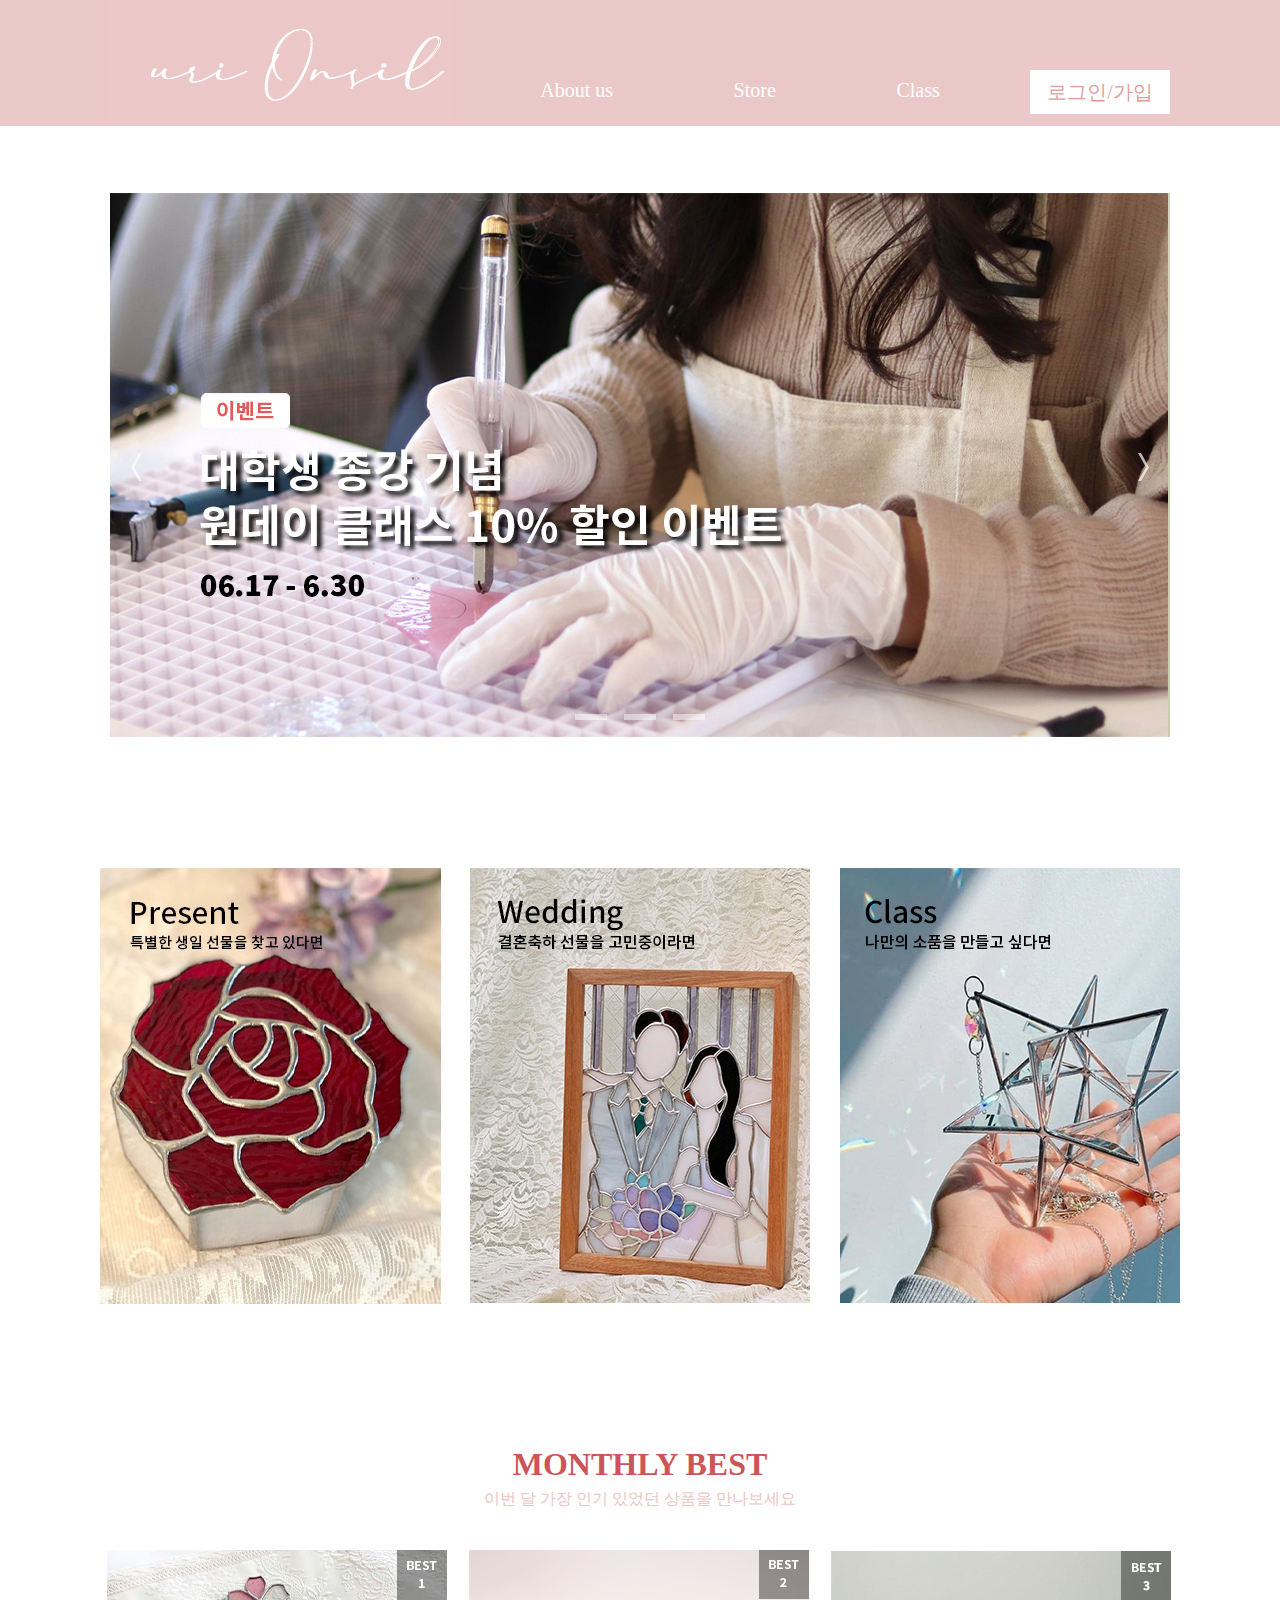
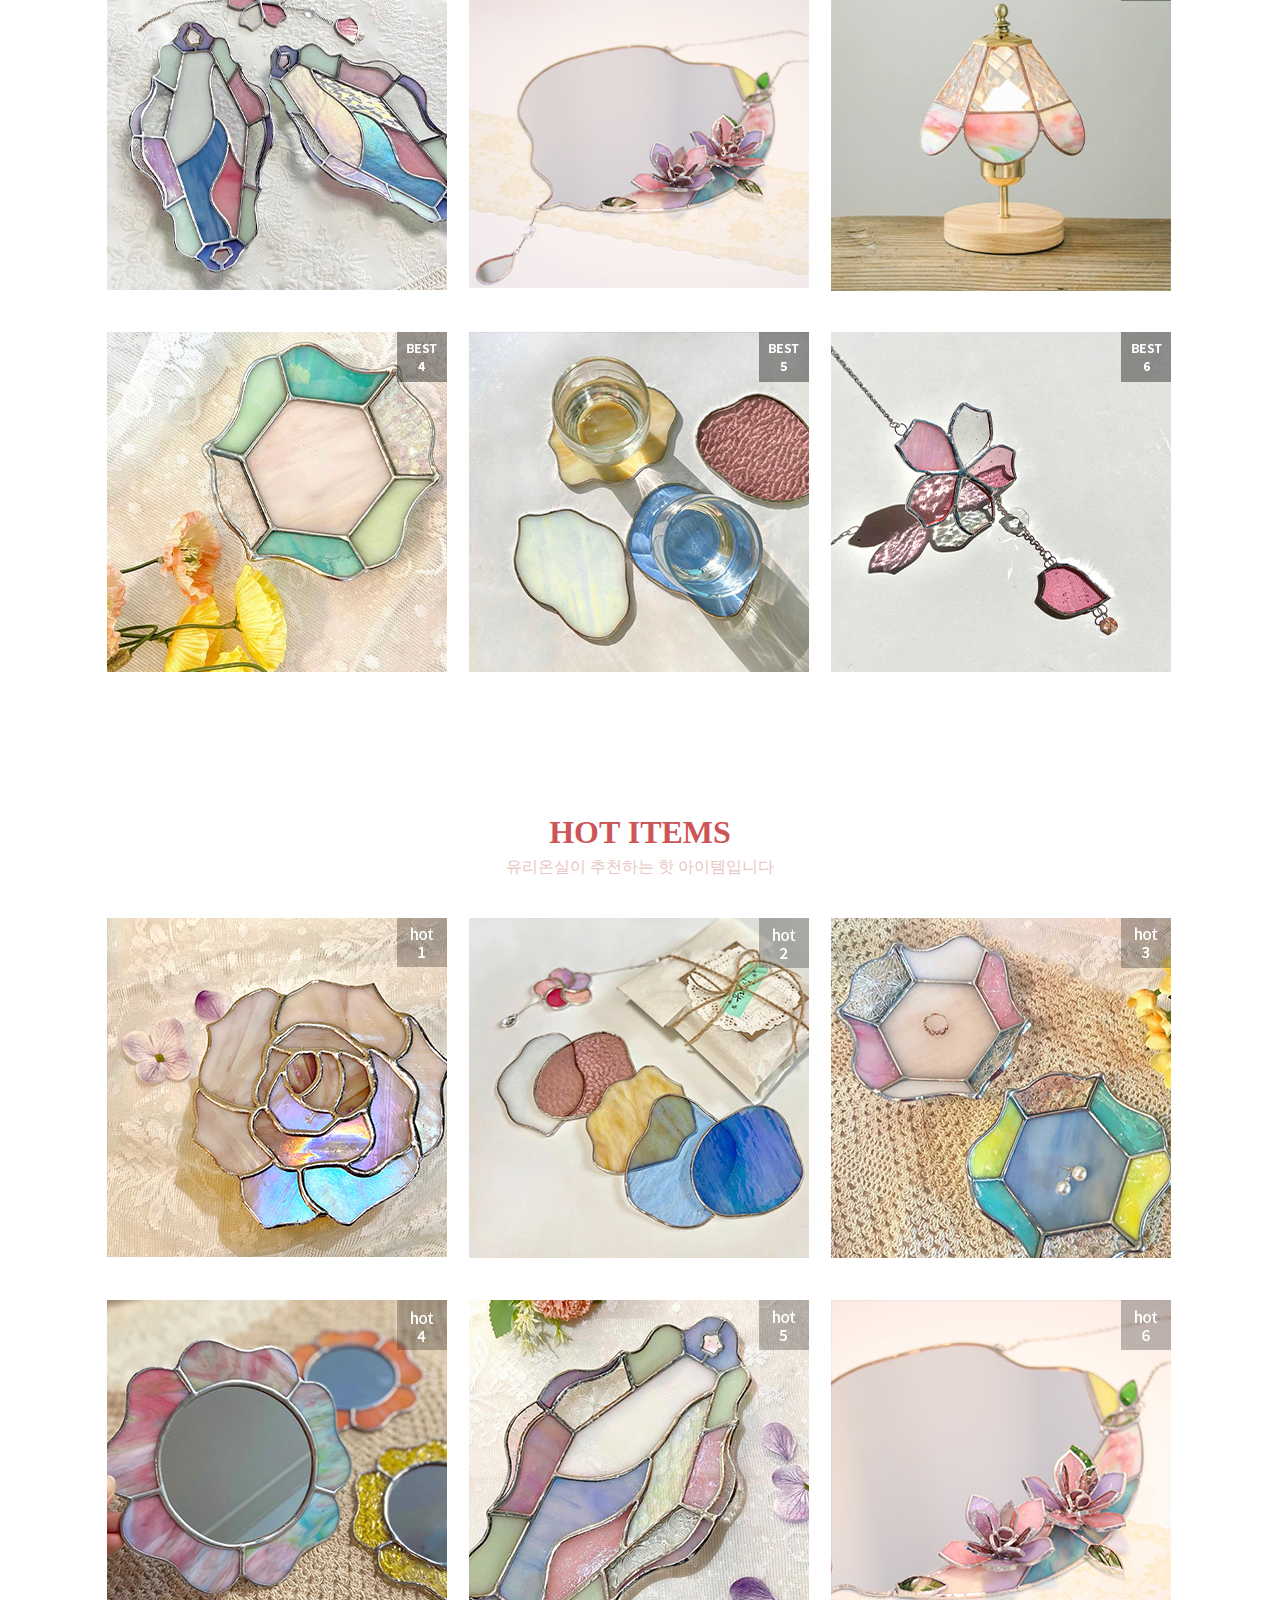
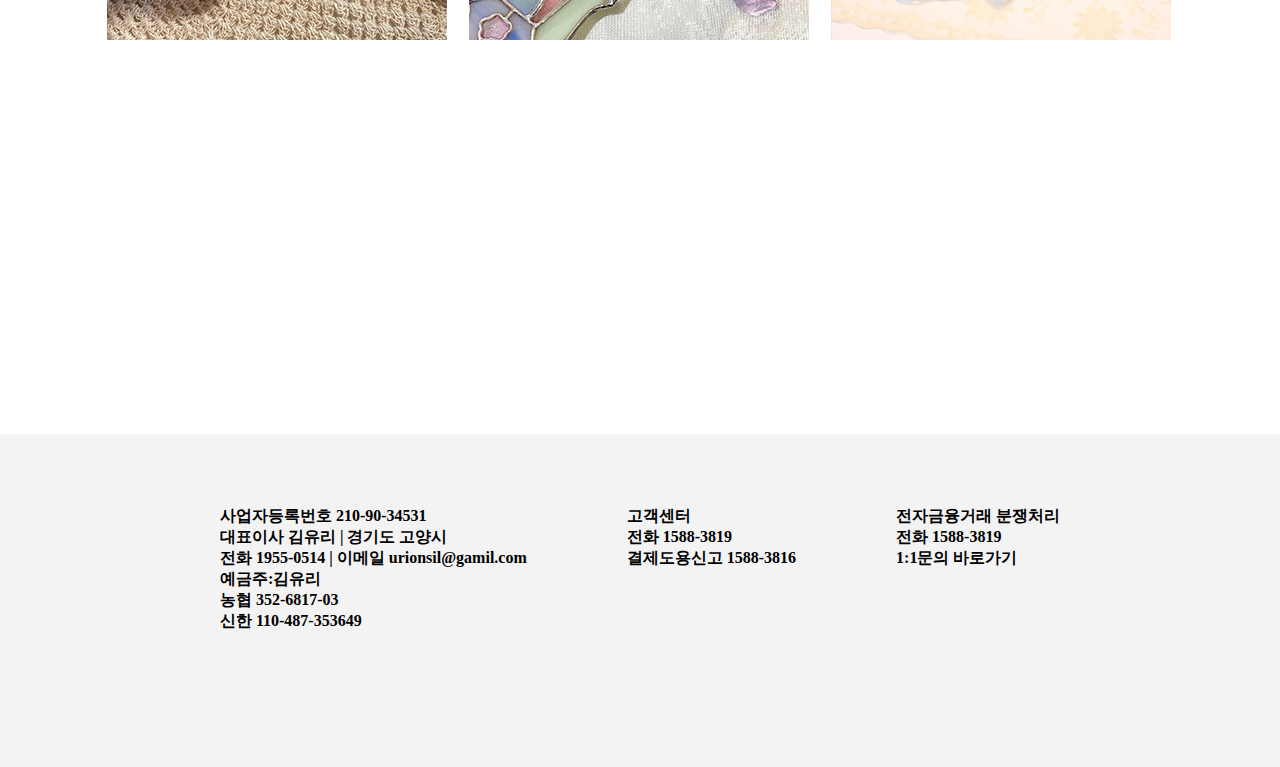
<file: index.html>
<!DOCTYPE html>
<html lang="en">
<head>
    <meta charset="UTF-8">
    <meta http-equiv="X-UA-Compatible" content="IE=edge">
    <meta name="viewport" content="width=device-width, initial-scale=1.0">
    <title>urionsil</title>
    <link rel="stylesheet" href="index.css">
    <script src="index.js" defer></script>
</head>
<body>
    <header>
        <div id="header">
            <div id="logo"><a href="index.html"><img src="image/mainLogo.jpg"></a>
            </div>
            <nav id="menuBar">
                <ul>
                    <li id="menu01"><a href="aboutus.html">About us</a></li>
                    <li id="menu02"><a href="store.html">Store</a></li>
                    <li id="menu03"><a href="class.html">Class</a></li>
                </ul>
            </nav>
            <div id="login">로그인/가입</div>
        </div>
    </header>
    <section id="slider"> 
        <div id="imageContainer">
            <div id="imageSlider">
                <div id="img01"><img  src="image/event01.png" alt=""></div>
                <div id="img02"><img src="image/event02.png" alt=""></div>
                <div id="img03"><img src="image/event03.png" alt=""></div>
            </div>
        </div>   
        <div id="interface">
            <div id="leftArrow"><img src="image/leftArrow.png" alt=""></div>
            <div id="rightArrow"><img src="image/leftArrow.png" alt=""></div>
            <div id="bottomBtn">
                <button id="imgTo1"></button>
                <button id="imgTo2"></button>
                <button id="imgTo3"></button>
            </div>
        </div>
    </section> 
    <section class="gap1">
    </section>

    <section class="imageBox">
        <div class="main">
            <div class="imgTag"><a href="store.html"><img src="image/main1.png" alt=""></img></div>
            <div class="Over"></div>
        </a>
        </div>
        <div class="main">
            <div class="imgTag"><img src="image/main2-2.png" alt=""></img></div>
            <div class="Over"></div>
        </div>
        <div class="main">
            <div class="imgTag"><a href="store.html"><a href="class.html"><img src="image/main3.png" alt=""></img></div>
            <div class="Over"></div>
            </a>
        </div>
    </section>

    <h1 align="center">MONTHLY BEST</h1>
    <p align="center">이번 달 가장 인기 있었던 상품을 만나보세요 </p>
    

    <section class="imageBox">
    <div class="imgItem">
        <div class="imgTag"><a href="best.html"><img src="image/best1.png" alt=""></img></div>
        <div class="textField"></div>
        <div class="imgOver"></div>
        </a>
        </div>

    </div>
    <div class="imgItem">
        <div class="imgTag"><a href="best.html"><img src="image/best2.png" alt=""></img></div>
        <div class="textField"></div>
        <div class="imgOver"></div>
        </a>
    </div>

    <div class="imgItem">
        <div class="imgTag"><a href="best.html"><img src="image/best3.png" alt=""></img></div>
        <div class="textField"></div>
        <div class="imgOver"></div>
        </a>
    </div>
    </section>

    <section class="imageBox">
    <div class="imgItem">
        <div class="imgTag"><a href="best.html"><img src="image/best4.png" alt=""></img></div>
        <div class="textField"></div>
        <div class="imgOver"></div>
    </a>
    </div>
    <div class="imgItem">
        <div class="imgTag"><a href="best.html"><img src="image/best 5.png" alt=""></img></div>
        <div class="textField"></div>
        <div class="imgOver"></div>
    </a>
    </div>
    <div class="imgItem">
        <div class="imgTag"><a href="best.html"><img src="image/best6.png" alt=""></img></div>
        <div class="textField"></div>
        <div class="imgOver"></div>
    </a>
    </div>
    </section>
    
</section> 
<section class="gap">
</section>


    <h1 align="center">HOT ITEMS</h1>
    <p align="center">유리온실이 추천하는 핫 아이템입니다</p>


    <section class="imageBox">
    <div class="imgItem">
        <div class="imgTag"><a href="hot.html"><img src="image/hot1.png" alt=""></img></div>
        <div class="textField"></div>
        <div class="imgOver"></div>
        </a>
        </div>

    <div class="imgItem">
        <div class="imgTag"><a href="hot.html"><img src="image/hot2.png" alt=""></img></div>
        <div class="textField"></div>
        <div class="imgOver"></div>
        </a>
        </div>
    <div class="imgItem">
        <div class="imgTag"><a href="hot.html"><img src="image/hot3.png" alt=""></img></div>
        <div class="textField"></div>
        <div class="imgOver"></div>
        </a>
        </div>
        </section>

    <section class="imageBox">
        <div class="imgItem">
            <div class="imgTag"><a href="hot.html"><img src="image/hot4.png" alt=""></img></div>
            <div class="textField"></div>
            <div class="imgOver"></div>
            </a>
        </div>
        <div class="imgItem">
            <div class="imgTag"><a href="hot.html"><img src="image/hot5.png" alt=""></img></div>
            <div class="textField"></div>
            <div class="imgOver"></div>
        </a>
        </div>
        <div class="imgItem">
            <div class="imgTag"><a href="hot.html"><img src="image/hot6.png" alt=""></img></div>
            <div class="textField"></div>
            <div class="imgOver"></div>
        </a>
        </div>
    </section>

<div id="footerBox">
    <h4>사업자등록번호 210-90-34531<br>대표이사 김유리 | 경기도 고양시<br>전화 1955-0514 | 이메일 urionsil@gamil.com<br>예금주:김유리<br>농협 352-6817-03<br>신한 110-487-353649</h4>
    <h4>고객센터<br>전화 1588-3819<br>결제도용신고 1588-3816</h4>
    <h4>전자금융거래 분쟁처리<br>전화 1588-3819<br>1:1문의 바로가기</h4>
</div>
     
</body>
</html>
</file>
<file: index.css>
@import url('https://fonts.googleapis.com/css2?family=Noto+Sans+KR&display=swap');
body{
    margin: 0px
}

header{
    width: 100%;
    height: 126px;
    display: flex;
    justify-content: center;
    background-color: #ebc8c8;
}

#header{
    width: 1060px;
    margin: 0px  auto;
    display: flex;
    flex-direction: row;
    justify-content: space-between;
}

#logo{
    width: 340px;
}

#menuBar{
    width: 520px;
    height: 120px;
    display: flex;
    padding-top: 30px;
    align-items: center;
    align-content: center;
    font-size: 20px;
    color: white;
}
a{
    color: inherit;
    text-decoration: none;
}
ul{
    display: flex;
    width: 100%;
    padding: 0px;
    justify-content: space-around;
}
ul li{
    display: inline-flex;
}
ul li:hover{
    color: #9b6d6d;
}

#login{
    width: 140px;
    height: 35px;
    display: flex;
    margin-top: 70px;
    font-size: 20px; padding-top: 9px;
    color: rgba(196, 53, 56, 0.5);
    justify-content: center;
    background-color: white
    
}

body{
    margin: 0px;
    user-select: none;
}

#slider{
    width: 100%;
    margin-top: 67px;
    display: flex;
    justify-content: center;
}

#imageContainer{
    width: 1060px;
    height: 544px;
    display: flex;
    overflow: hidden;
    position: absolute;
}

#imageSlider{
    width: 1058px;
    display: flex;
}

#interface{
    width: 1058px;
    height: 544px;
    position:relative;
    display: flex;
    justify-content:center;
    align-items: flex-end;
}

.gap1{
    margin-top: 10px;
}
.gap{
    margin-top: 120px;
}
.imageBox{
    display: flex;
    justify-content: center;
    align-items: center;
}


#leftArrow{
    position: absolute;
    left: 20px;
    top: 260px;
}

#rightArrow{
    position: absolute;
    right: 20px;
    top: 260px;
    transform: scaleX(-1);
}

#bottomBtn{
    display: flex;
    width: 130px;
    height: 40px;
    justify-content: space-between;
    align-items: center;
}

#bottomBtn button{
    padding: 3px 16px;
    border: 0px;
    background-color: rgba(255,255,255, 0.5);
}

#bottomBtn button:hover{
    background-color: rgba(255,255,255, 0.8);
}

h1{color: rgb(204, 85, 87)
}
h1{ margin-bottom: -10px;
}

p{color:rgb(233, 198, 196)}
p{ margin-bottom: 20px;
}

.col-6{width: 100%; padding: 0px 10px;}

.main{width: 340px; height: 436px; margin: 121px 15px; }

.imgTag{
    position: absolute;}

.Over{
    position: absolute; 
    width: 340px; 
    height: 436px; 
}

.Over:hover{
    background-color:rgba(204, 134, 135, 0.5)
}


.col-6{width: 100%; padding: 0px 10px;}

.imgItem{
    position: relative;
    width: 342px; 
    height: 342px; 
    margin: 20px 10px;
}

.imgTag{
    position: absolute;}

.imgOver{position: absolute; width: 342px; height: 342px;
}

.imgOver:hover{
    background-color:rgba(204, 134, 135, 0.5)
}

#footerBox{
    width: 100%;
    height: 333px;
    margin-top: 372px;
    background-color: rgb(243, 243, 243);
    display: flex;
    justify-content: center;
}


h4{
    padding: 50px;
}
</file>
